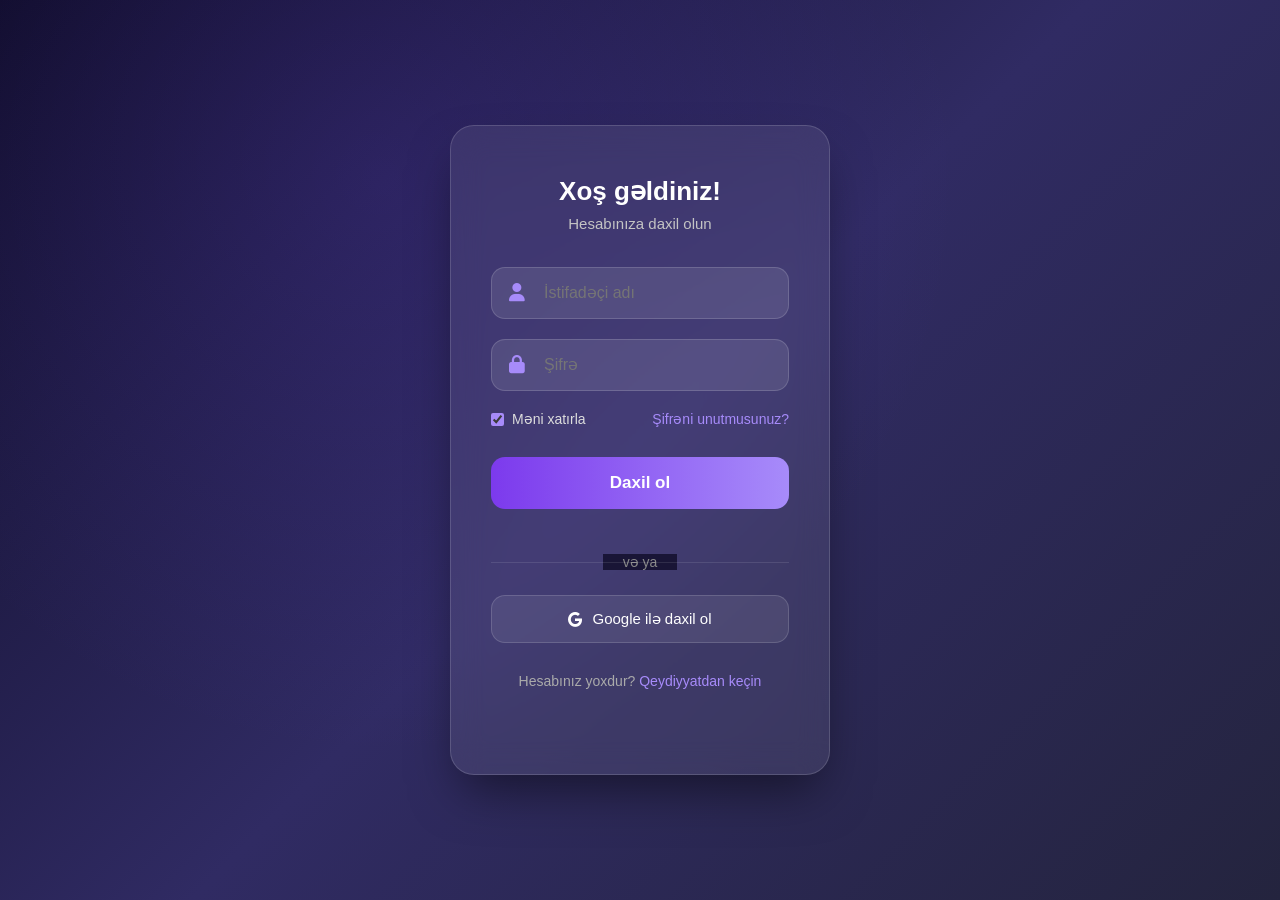
<file: index.html>
<!DOCTYPE html>
<html lang="az">
<head>
    <meta charset="UTF-8">
    <meta name="viewport" content="width=device-width, initial-scale=1.0">
    <title>Login - Sade</title>
    <link rel="stylesheet" href="style.css">
    <link rel="stylesheet" href="https://cdnjs.cloudflare.com/ajax/libs/font-awesome/6.5.0/css/all.min.css">
</head>
<body>
    <div class="container">
        <div class="login-box">
                        
            <h2>Xoş gəldiniz!</h2>
            <p>Hesabınıza daxil olun</p>

            <form onsubmit="return login()">
                
                <div class="input-group">
                    <i class="fas fa-user"></i>
                    <input type="text" id="username" placeholder="İstifadəçi adı" required>
                </div>
                
                <div class="input-group">
                    <i class="fas fa-lock"></i>
                    <input type="password" id="password" placeholder="Şifrə" required>
                </div>

                <div class="options">
                    <label>
                        <input type="checkbox" checked>
                        <span>Məni xatırla</span>
                    </label>
                    <a href="#" class="forgot">Şifrəni unutmusunuz?</a>
                </div>

                <button type="submit" class="login-btn">
                    <span>Daxil ol</span>
                </button>
            </form>

            <div class="divider">
                <span>və ya</span>
            </div>

            <div class="social-login">
                <button class="google-btn">
                    <i class="fab fa-google"></i>
                    <span>Google ilə daxil ol</span>
                </button>
            </div>

            <p class="register">
                <span>Hesabınız yoxdur?</span>
                <a href="#">Qeydiyyatdan keçin</a>
            </p>
        </div>
    </div>

    <!-- 🔥 JS BURADA (ən aşağıda) -->
    <script>
    function login() {
        let user = document.getElementById("username").value;
        let pass = document.getElementById("password").value;

        if(user === "admin" && pass === "1234") {
            window.location.href = "dashboard.html";
        } else {
            alert("İstifadəçi adı və ya şifrə səhvdir!");
        }

        return false;
    }
    </script>

</body>
</html>
</file>
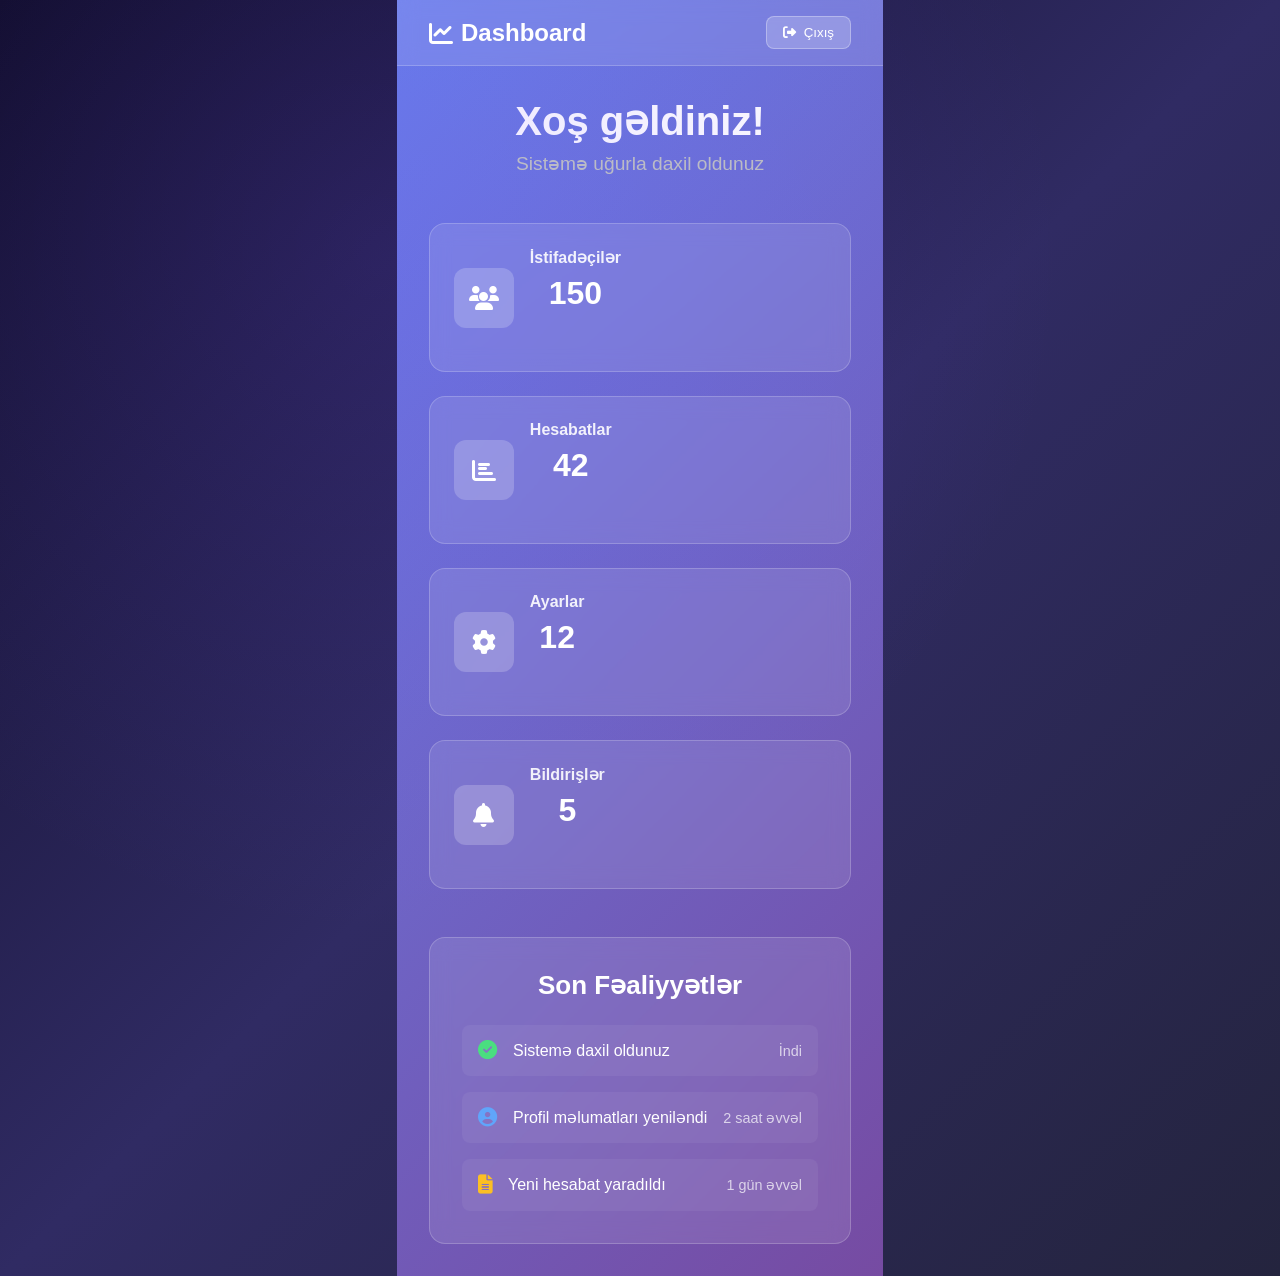
<file: dashboard.html>
<!DOCTYPE html>
<html lang="az">
<head>
    <meta charset="UTF-8">
    <meta name="viewport" content="width=device-width, initial-scale=1.0">
    <title>Dashboard - Xoş gəldiniz!</title>
    <link rel="stylesheet" href="style.css">
    <link rel="stylesheet" href="https://cdnjs.cloudflare.com/ajax/libs/font-awesome/6.5.0/css/all.min.css">
</head>
<body>
    <div class="dashboard-container">
        <nav class="navbar">
            <div class="nav-brand">
                <i class="fas fa-chart-line"></i>
                <span>Dashboard</span>
            </div>
            <div class="nav-menu">
                <button class="logout-btn" onclick="logout()">
                    <i class="fas fa-sign-out-alt"></i>
                    Çıxış
                </button>
            </div>
        </nav>

        <main class="main-content">
            <div class="welcome-section">
                <h1 id="welcomeMessage">Xoş gəldiniz!</h1>
                <p>Sistəmə uğurla daxil oldunuz</p>
            </div>

            <div class="stats-grid">
                <div class="stat-card">
                    <div class="stat-icon">
                        <i class="fas fa-users"></i>
                    </div>
                    <div class="stat-info">
                        <h3>İstifadəçilər</h3>
                        <p class="stat-number">150</p>
                    </div>
                </div>

                <div class="stat-card">
                    <div class="stat-icon">
                        <i class="fas fa-chart-bar"></i>
                    </div>
                    <div class="stat-info">
                        <h3>Hesabatlar</h3>
                        <p class="stat-number">42</p>
                    </div>
                </div>

                <div class="stat-card">
                    <div class="stat-icon">
                        <i class="fas fa-cog"></i>
                    </div>
                    <div class="stat-info">
                        <h3>Ayarlar</h3>
                        <p class="stat-number">12</p>
                    </div>
                </div>

                <div class="stat-card">
                    <div class="stat-icon">
                        <i class="fas fa-bell"></i>
                    </div>
                    <div class="stat-info">
                        <h3>Bildirişlər</h3>
                        <p class="stat-number">5</p>
                    </div>
                </div>
            </div>

            <div class="recent-activity">
                <h2>Son Fəaliyyətlər</h2>
                <div class="activity-list">
                    <div class="activity-item">
                        <i class="fas fa-check-circle success"></i>
                        <span>Sistemə daxil oldunuz</span>
                        <span class="activity-time">İndi</span>
                    </div>
                    <div class="activity-item">
                        <i class="fas fa-user-circle info"></i>
                        <span>Profil məlumatları yeniləndi</span>
                        <span class="activity-time">2 saat əvvəl</span>
                    </div>
                    <div class="activity-item">
                        <i class="fas fa-file-alt warning"></i>
                        <span>Yeni hesabat yaradıldı</span>
                        <span class="activity-time">1 gün əvvəl</span>
                    </div>
                </div>
            </div>
        </main>
    </div>

    <script>
        // URL parametrlərindən username al
        const urlParams = new URLSearchParams(window.location.search);
        const username = urlParams.get('username');
        
        if (username) {
            document.getElementById('welcomeMessage').textContent = `Xoş gəldiniz, ${username}!`;
        }

        function logout() {
            window.location.href = 'index.html';
        }
    </script>
</body>
</html>
</file>
<file: style.css>
* {
    margin: 0;
    padding: 0;
    box-sizing: border-box;
}

body {
    font-family: 'Segoe UI', Tahoma, Geneva, Verdana, sans-serif;
    background: linear-gradient(135deg, #0f0c29, #302b63, #24243e);
    min-height: 100vh;
    display: flex;
    align-items: center;
    justify-content: center;
    overflow: hidden;
    position: relative;
}

body::before {
    content: '';
    position: absolute;
    top: 0;
    left: 0;
    width: 100%;
    height: 100%;
    background: radial-gradient(circle at 30% 20%, rgba(120, 80, 255, 0.15), transparent 50%);
    pointer-events: none;
}

/* Glassmorphism effekti */
.container {
    position: relative;
    z-index: 10;
}

.login-box {
    background: rgba(255, 255, 255, 0.08);
    backdrop-filter: blur(16px);
    -webkit-backdrop-filter: blur(16px);
    border: 1px solid rgba(255, 255, 255, 0.15);
    border-radius: 24px;
    padding: 50px 40px;
    width: 380px;
    box-shadow: 0 25px 50px -12px rgba(0, 0, 0, 0.5);
    transition: all 0.4s ease;
}

.login-box:hover {
    transform: translateY(-8px);
    box-shadow: 0 30px 60px -15px rgba(0, 0, 0, 0.6);
}

.logo {
    display: flex;
    align-items: center;
    justify-content: center;
    gap: 12px;
    margin-bottom: 30px;
    color: #a78bfa;
}

.logo i {
    font-size: 32px;
}

.logo h1 {
    font-size: 28px;
    font-weight: 700;
    letter-spacing: -1px;
}

h2 {
    color: #fff;
    text-align: center;
    font-size: 26px;
    margin-bottom: 8px;
}

p {
    color: #c4c4c4;
    text-align: center;
    margin-bottom: 35px;
    font-size: 15px;
}

.input-group {
    position: relative;
    margin-bottom: 20px;
}

.input-group i {
    position: absolute;
    left: 18px;
    top: 50%;
    transform: translateY(-50%);
    color: #a78bfa;
    font-size: 18px;
    z-index: 2;
}

.input-group input {
    width: 100%;
    padding: 16px 20px 16px 52px;
    background: rgba(255, 255, 255, 0.1);
    border: 1px solid rgba(255, 255, 255, 0.15);
    border-radius: 14px;
    color: #fff;
    font-size: 16px;
    transition: all 0.3s ease;
}

.input-group input:focus {
    outline: none;
    border-color: #a78bfa;
    box-shadow: 0 0 0 4px rgba(167, 139, 250, 0.15);
    background: rgba(255, 255, 255, 0.12);
}

.options {
    display: flex;
    justify-content: space-between;
    align-items: center;
    margin-bottom: 30px;
    font-size: 14px;
}

.options label {
    display: flex;
    align-items: center;
    gap: 8px;
    color: #ddd;
    cursor: pointer;
}

.options input[type="checkbox"] {
    accent-color: #a78bfa;
}

.forgot {
    color: #a78bfa;
    text-decoration: none;
    font-size: 14px;
    transition: color 0.3s;
}

.forgot:hover {
    color: #c4b5fd;
}

.login-btn {
    width: 100%;
    padding: 16px;
    background: linear-gradient(90deg, #7c3aed, #a78bfa);
    color: white;
    border: none;
    border-radius: 14px;
    font-size: 17px;
    font-weight: 600;
    cursor: pointer;
    transition: all 0.4s ease;
    margin-bottom: 20px;
}

.login-btn:hover {
    transform: translateY(-2px);
    box-shadow: 0 10px 20px rgba(124, 58, 237, 0.4);
}

.divider {
    text-align: center;
    position: relative;
    margin: 25px 0;
    color: #888;
    font-size: 14px;
}

.divider::before {
    content: '';
    position: absolute;
    top: 50%;
    left: 0;
    right: 0;
    height: 1px;
    background: rgba(255, 255, 255, 0.1);
}

.divider span {
    background: rgba(15, 12, 41, 0.8);
    padding: 0 20px;
}

.social-login button {
    width: 100%;
    padding: 14px;
    background: rgba(255, 255, 255, 0.08);
    border: 1px solid rgba(255, 255, 255, 0.15);
    border-radius: 14px;
    color: #fff;
    font-size: 15px;
    cursor: pointer;
    transition: all 0.3s ease;
    display: flex;
    align-items: center;
    justify-content: center;
    gap: 10px;
}

.social-login button:hover {
    background: rgba(255, 255, 255, 0.15);
    transform: scale(1.03);
}

.register {
    text-align: center;
    margin-top: 30px;
    color: #aaa;
    font-size: 14px;
}

.register a {
    color: #a78bfa;
    text-decoration: none;
}

.register a:hover {
    text-decoration: underline;
}

/* Dashboard stilleri */

.dashboard-container {
    min-height: 100vh;
    background: linear-gradient(135deg, #667eea 0%, #764ba2 100%);
}

.navbar {
    background: rgba(255, 255, 255, 0.1);
    backdrop-filter: blur(10px);
    padding: 1rem 2rem;
    display: flex;
    justify-content: space-between;
    align-items: center;
    border-bottom: 1px solid rgba(255, 255, 255, 0.2);
}

.nav-brand {
    display: flex;
    align-items: center;
    gap: 0.5rem;
    color: white;
    font-size: 1.5rem;
    font-weight: bold;
}

.logout-btn {
    background: rgba(255, 255, 255, 0.2);
    border: 1px solid rgba(255, 255, 255, 0.3);
    color: white;
    padding: 0.5rem 1rem;
    border-radius: 8px;
    cursor: pointer;
    display: flex;
    align-items: center;
    gap: 0.5rem;
    transition: all 0.3s ease;
}

.logout-btn:hover {
    background: rgba(255, 255, 255, 0.3);
    transform: translateY(-2px);
}

.main-content {
    padding: 2rem;
    max-width: 1200px;
    margin: 0 auto;
}

.welcome-section {
    text-align: center;
    color: white;
    margin-bottom: 3rem;
}

.welcome-section h1 {
    font-size: 2.5rem;
    margin-bottom: 0.5rem;
}

.welcome-section p {
    font-size: 1.2rem;
    opacity: 0.9;
}

.stats-grid {
    display: grid;
    grid-template-columns: repeat(auto-fit, minmax(250px, 1fr));
    gap: 1.5rem;
    margin-bottom: 3rem;
}

.stat-card {
    background: rgba(255, 255, 255, 0.1);
    backdrop-filter: blur(10px);
    border: 1px solid rgba(255, 255, 255, 0.2);
    border-radius: 16px;
    padding: 1.5rem;
    display: flex;
    align-items: center;
    gap: 1rem;
    transition: all 0.3s ease;
}

.stat-card:hover {
    transform: translateY(-5px);
    background: rgba(255, 255, 255, 0.15);
}

.stat-icon {
    width: 60px;
    height: 60px;
    background: rgba(255, 255, 255, 0.2);
    border-radius: 12px;
    display: flex;
    align-items: center;
    justify-content: center;
    color: white;
    font-size: 1.5rem;
}

.stat-info h3 {
    color: white;
    font-size: 1rem;
    margin-bottom: 0.5rem;
    opacity: 0.9;
}

.stat-number {
    color: white;
    font-size: 2rem;
    font-weight: bold;
}

.recent-activity {
    background: rgba(255, 255, 255, 0.1);
    backdrop-filter: blur(10px);
    border: 1px solid rgba(255, 255, 255, 0.2);
    border-radius: 16px;
    padding: 2rem;
}

.recent-activity h2 {
    color: white;
    margin-bottom: 1.5rem;
}

.activity-list {
    display: flex;
    flex-direction: column;
    gap: 1rem;
}

.activity-item {
    display: flex;
    align-items: center;
    gap: 1rem;
    color: white;
    padding: 1rem;
    background: rgba(255, 255, 255, 0.05);
    border-radius: 8px;
}

.activity-item i {
    font-size: 1.2rem;
}

.activity-item i.success {
    color: #4ade80;
}

.activity-item i.info {
    color: #60a5fa;
}

.activity-item i.warning {
    color: #fbbf24;
}

.activity-time {
    margin-left: auto;
    opacity: 0.7;
    font-size: 0.9rem;
}

@media (max-width: 768px) {
    .stats-grid {
        grid-template-columns: 1fr;
    }
    
    .navbar {
        padding: 1rem;
    }
    
    .main-content {
        padding: 1rem;
    }
    
    .welcome-section h1 {
        font-size: 2rem;
    }
}

/* Responsive */
@media (max-width: 480px) {
    .login-box {
        width: 92%;
        padding: 40px 25px;
    }
}
</file>
